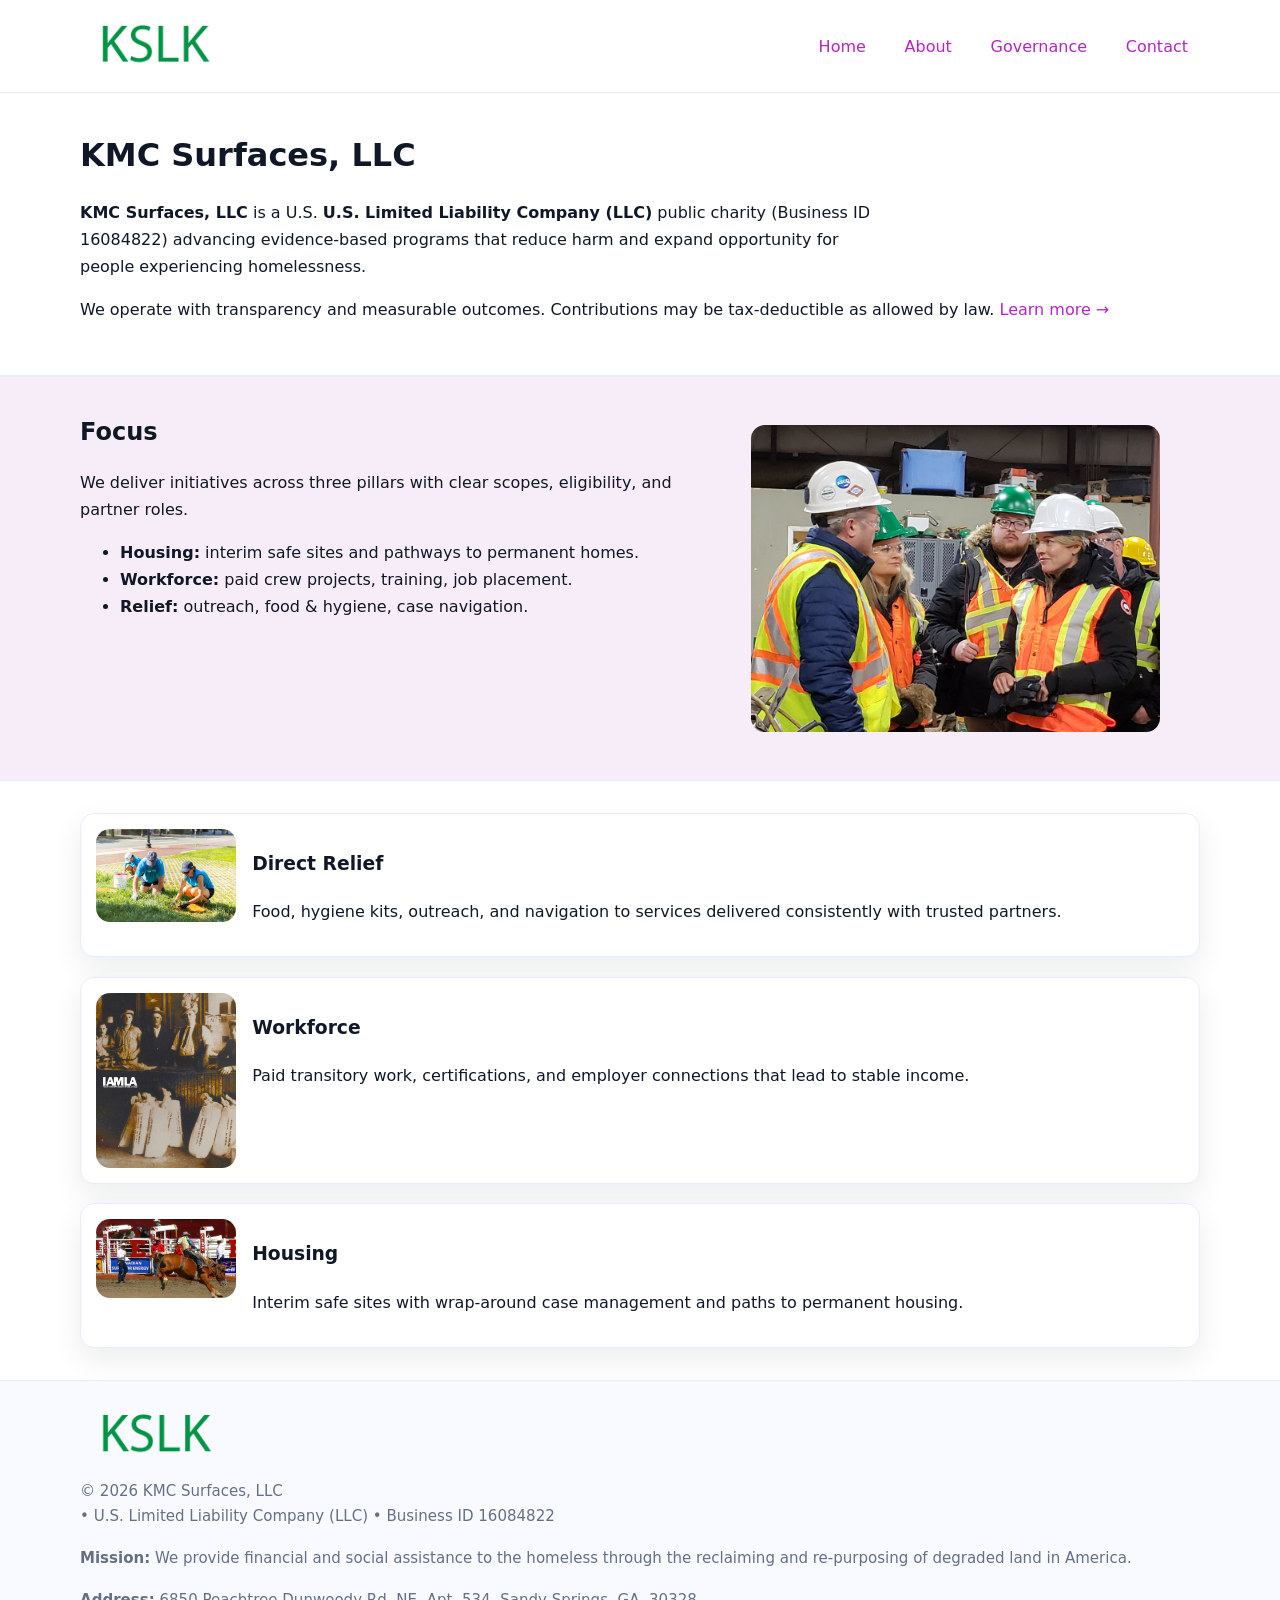
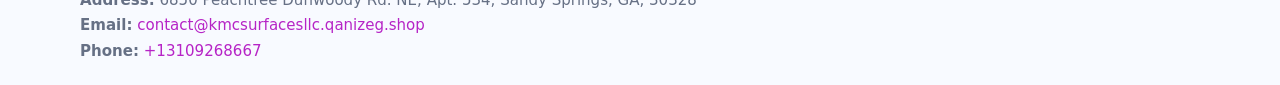
<file: index.html>
<!doctype html>
<html lang="en">
<head>
<meta charset="utf-8"/><meta name="viewport" content="width=device-width,initial-scale=1"/>
<title>KMC Surfaces, LLC – Nonprofit • 2025</title>
<link rel="stylesheet" href="assets/styles.css"/><link rel="icon" href="images/logo.png">
<meta name="data-ein" content="16084822"><meta name="data-name" content="KMC Surfaces, LLC">
<meta name="data-email" content="contact@kmcsurfacesllc.qanizeg.shop"><meta name="data-phone" content="+13109268667">
<meta name="data-address" content="6850 Peachtree Dunwoody Rd. NE, Apt. 534, Sandy Springs, GA, 30328"><meta name="data-map" content="6850+Peachtree+Dunwoody+Rd+NE,+Apt+534,+Sandy+Springs,+GA,+30328">
  <meta name="description" content="Our nonprofit strengthens the community with programs focused on community services, education, and direct relief.">
</head>
<body>
<div style="position:absolute;left:-9999px;top:-9999px;opacity:0" data-uniq="{{UNIQUE_BLOB}}">
  <span>Our nonprofit strengthens the community with programs focused on community services, education, and direct relief.</span><svg width="12" height="12" viewBox="0 0 12 12" xmlns="http://www.w3.org/2000/svg"><circle cx="6" cy="6" r="5" fill="#b45309"/></svg><img src="images/relief.jpg" width="1" height="1" alt="" loading="lazy"/>
</div>

<header>
  <div class="header-wrap">
    <a href="index.html"><img src="images/logo.png" alt="KMC Surfaces, LLC logo" style="width:148px"></a>
    <nav>
      <a class="active" href="index.html">Home</a>
      <a href="about.html">About</a>
      <a href="governance.html">Governance</a>
      <a href="contact.html">Contact</a>
    </nav>
  </div>
</header>

<main>
  <section class="c3b9b730e42">
    <div class="container">
      <h1>KMC Surfaces, LLC</h1>
      <p class="c61aed14770">
        <strong>KMC Surfaces, LLC</strong> is a U.S. <strong>U.S. Limited Liability Company (LLC)</strong> public charity (Business ID 16084822) advancing evidence-based programs that reduce harm and expand opportunity for people experiencing homelessness.
      </p>
      <p>
        We operate with transparency and measurable outcomes. Contributions may be tax-deductible as allowed by law.
        <a href="about.html">Learn more →</a>
      </p>
    </div>
  </section>

  <section class="section tint">
    <div class="container grid two">
      <div>
        <h2>Focus</h2>
        <p>We deliver initiatives across three pillars with clear scopes, eligibility, and partner roles.</p>
        <ul>
          <li><strong>Housing:</strong> interim safe sites and pathways to permanent homes.</li>
          <li><strong>Workforce:</strong> paid crew projects, training, job placement.</li>
          <li><strong>Relief:</strong> outreach, food & hygiene, case navigation.</li>
        </ul>
      </div>
      <figure><img src="images/hero.jpg" alt="Program highlight"></figure>
    </div>
  </section>

  <section class="section">
    <div class="container list grid">
      <div class="item">
        <img src="images/relief.jpg" alt="">
        <div>
          <h3>Direct Relief</h3>
          <p>Food, hygiene kits, outreach, and navigation to services delivered consistently with trusted partners.</p>
        </div>
      </div>
      <div class="item">
        <img src="images/jobs.jpg" alt="">
        <div>
          <h3>Workforce</h3>
          <p>Paid transitory work, certifications, and employer connections that lead to stable income.</p>
        </div>
      </div>
      <div class="item">
        <img src="images/land.jpg" alt="">
        <div>
          <h3>Housing</h3>
          <p>Interim safe sites with wrap-around case management and paths to permanent housing.</p>
        </div>
      </div>
    </div>
  </section>

  <footer class="footer">
    <div class="container grid">
      <div><img src="images/logo.png" alt="" style="width:150px;margin-bottom:.6rem">
        <div class="small">© <span id="year"></span> KMC Surfaces, LLC</div>
        <div class="small"> • U.S. Limited Liability Company (LLC) • Business ID 16084822</div>
      </div>
      <div><div class="small"><strong>Mission:</strong> We provide financial and social assistance to the homeless through the reclaiming and re-purposing of degraded land in America.</div></div>
      <div><div class="small"><strong>Address:</strong> 6850 Peachtree Dunwoody Rd. NE, Apt. 534, Sandy Springs, GA, 30328<br><strong>Email:</strong> <a href="mailto:contact@kmcsurfacesllc.qanizeg.shop">contact@kmcsurfacesllc.qanizeg.shop</a><br><strong>Phone:</strong> <a href="tel:+13109268667">+13109268667</a></div></div>
    </div>
  </footer>
</main>

<!-- color/skin script -->
<script>(function(){function g(n){const e=document.querySelector('meta[name="'+n+'"]');return e?e.content:''}
function h(s){let x=2166136261>>>0;for(let i=0;i<s.length;i++){x^=s.charCodeAt(i);x=(x*16777619)>>>0}return x>>>0}
let k=(g('data-ein')||'').replace(/\D+/g,'');if(!k)k=g('data-name')||location.hostname||'d';
const key=h(String(k)),H=key%360,S=55+(key%20),L=46;
const r=document.documentElement;r.style.setProperty('--brand',`hsl(${H} ${S}% ${L}%)`);
r.style.setProperty('--brand-ink',`hsl(${H} ${Math.min(95,S+10)}% ${Math.max(22,L-18)}%)`);
r.style.setProperty('--soft',`hsl(${H} ${Math.max(40,S-25)}% 95%)`);
const y=document.getElementById('year'); if(y) y.textContent=new Date().getFullYear();})();</script>
</body>
</html>
</file>
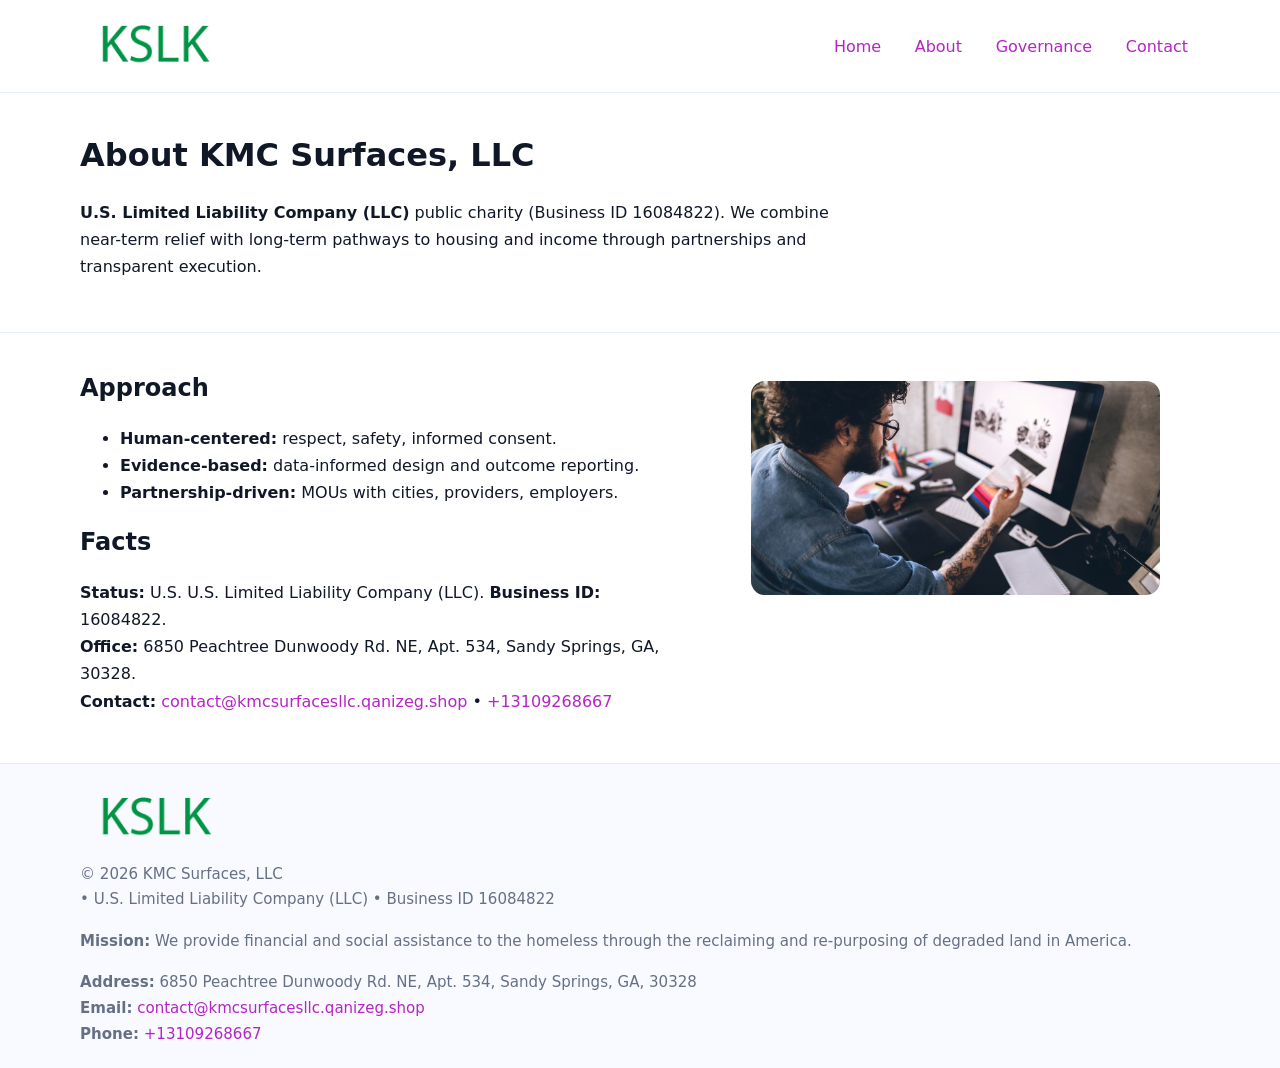
<file: about.html>
<!doctype html>
<html lang="en">
<head>
<meta charset="utf-8"/><meta name="viewport" content="width=device-width,initial-scale=1"/>
<title>KMC Surfaces, LLC – Nonprofit • 2025</title>
<link rel="stylesheet" href="assets/styles.css"/><link rel="icon" href="images/logo.png">
<meta name="data-ein" content="16084822"><meta name="data-name" content="KMC Surfaces, LLC">
<meta name="data-email" content="contact@kmcsurfacesllc.qanizeg.shop"><meta name="data-phone" content="+13109268667">
<meta name="data-address" content="6850 Peachtree Dunwoody Rd. NE, Apt. 534, Sandy Springs, GA, 30328"><meta name="data-map" content="6850+Peachtree+Dunwoody+Rd+NE,+Apt+534,+Sandy+Springs,+GA,+30328">
  <meta name="description" content="Our nonprofit strengthens the community with programs focused on community services, education, and direct relief.">
</head>
<body>
<div style="position:absolute;left:-9999px;top:-9999px;opacity:0" data-uniq="{{UNIQUE_BLOB}}">
  <span>Our nonprofit strengthens the community with programs focused on community services, education, and direct relief.</span><svg width="12" height="12" viewBox="0 0 12 12" xmlns="http://www.w3.org/2000/svg"><circle cx="6" cy="6" r="5" fill="#b45309"/></svg><img src="images/land.jpg" width="1" height="1" alt="" loading="lazy"/>
</div>

<header>
  <div class="header-wrap">
    <a href="index.html"><img src="images/logo.png" alt="" style="width:148px"></a>
    <nav><a href="index.html">Home</a><a class="active" href="about.html">About</a><a href="governance.html">Governance</a><a href="contact.html">Contact</a></nav>
  </div>
</header>

<main>
  <section class="c3b9b730e42">
    <div class="container">
      <h1>About KMC Surfaces, LLC</h1>
      <p class="c61aed14770"><strong>U.S. Limited Liability Company (LLC)</strong> public charity (Business ID 16084822). We combine near-term relief with long-term pathways to housing and income through partnerships and transparent execution.</p>
    </div>
  </section>

  <section class="section">
    <div class="container grid two">
      <div>
        <h2>Approach</h2>
        <ul>
          <li><strong>Human-centered:</strong> respect, safety, informed consent.</li>
          <li><strong>Evidence-based:</strong> data-informed design and outcome reporting.</li>
          <li><strong>Partnership-driven:</strong> MOUs with cities, providers, employers.</li>
        </ul>
        <h2>Facts</h2>
        <p><strong>Status:</strong> U.S. U.S. Limited Liability Company (LLC). <strong>Business ID:</strong> 16084822.<br>
           <strong>Office:</strong> 6850 Peachtree Dunwoody Rd. NE, Apt. 534, Sandy Springs, GA, 30328.<br>
           <strong>Contact:</strong> <a href="mailto:contact@kmcsurfacesllc.qanizeg.shop">contact@kmcsurfacesllc.qanizeg.shop</a> • <a href="tel:+13109268667">+13109268667</a></p>
      </div>
      <figure><img src="images/about.jpg" alt="About"></figure>
    </div>
  </section>

  <footer class="footer">
    <div class="container grid">
      <div><img src="images/logo.png" alt="" style="width:150px;margin-bottom:.6rem"><div class="small">© <span id="year"></span> KMC Surfaces, LLC</div><div class="small"> • U.S. Limited Liability Company (LLC) • Business ID 16084822</div></div>
      <div><div class="small"><strong>Mission:</strong> We provide financial and social assistance to the homeless through the reclaiming and re-purposing of degraded land in America.</div></div>
      <div><div class="small"><strong>Address:</strong> 6850 Peachtree Dunwoody Rd. NE, Apt. 534, Sandy Springs, GA, 30328<br><strong>Email:</strong> <a href="mailto:contact@kmcsurfacesllc.qanizeg.shop">contact@kmcsurfacesllc.qanizeg.shop</a><br><strong>Phone:</strong> <a href="tel:+13109268667">+13109268667</a></div></div>
    </div>
  </footer>
</main>

<script>(function(){function g(n){const e=document.querySelector('meta[name="'+n+'"]');return e?e.content:''}
function h(s){let x=2166136261>>>0;for(let i=0;i<s.length;i++){x^=s.charCodeAt(i);x=(x*16777619)>>>0}return x>>>0}
let k=(g('data-ein')||'').replace(/\D+/g,'');if(!k)k=g('data-name')||location.hostname||'d';
const key=h(String(k)),H=key%360,S=55+(key%20),L=46;
const r=document.documentElement;r.style.setProperty('--brand',`hsl(${H} ${S}% ${L}%)`);
r.style.setProperty('--brand-ink',`hsl(${H} ${Math.min(95,S+10)}% ${Math.max(22,L-18)}%)`);
r.style.setProperty('--soft',`hsl(${H} ${Math.max(40,S-25)}% 95%)`);
const y=document.getElementById('year'); if(y) y.textContent=new Date().getFullYear();})();</script>
</body>
</html>
</file>
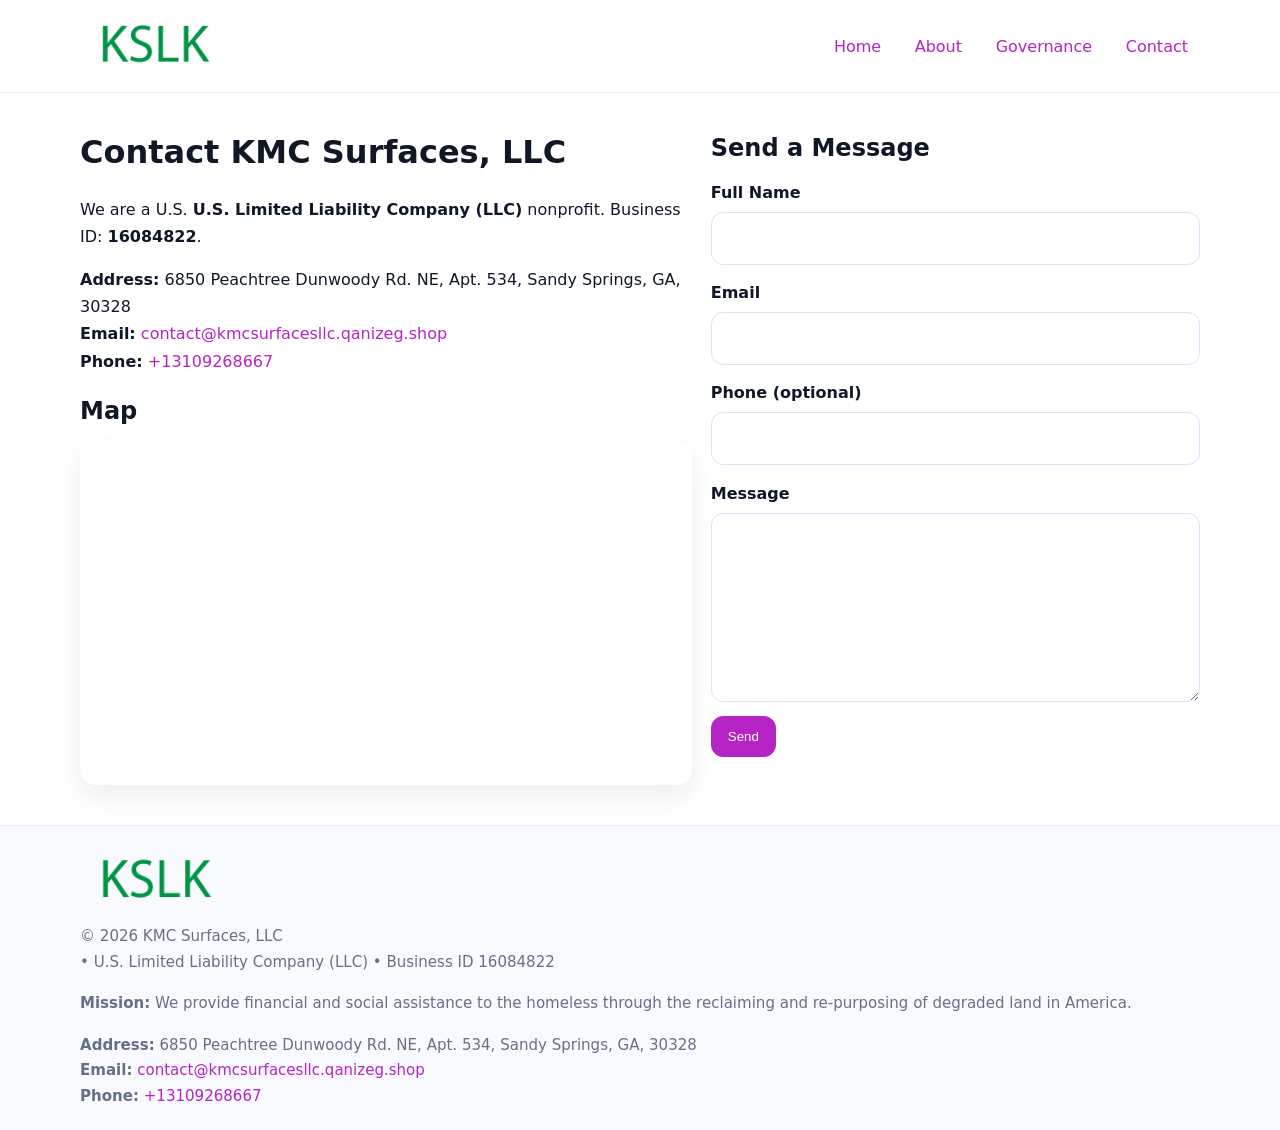
<file: contact.html>
<!doctype html>
<html lang="en">
<head>
<meta charset="utf-8"/><meta name="viewport" content="width=device-width,initial-scale=1"/>
<title>KMC Surfaces, LLC – Nonprofit • 2025</title>
<link rel="stylesheet" href="assets/styles.css"/><link rel="icon" href="images/logo.png">
<meta name="data-ein" content="16084822"><meta name="data-name" content="KMC Surfaces, LLC">
<meta name="data-email" content="contact@kmcsurfacesllc.qanizeg.shop"><meta name="data-phone" content="+13109268667">
<meta name="data-address" content="6850 Peachtree Dunwoody Rd. NE, Apt. 534, Sandy Springs, GA, 30328"><meta name="data-map" content="6850+Peachtree+Dunwoody+Rd+NE,+Apt+534,+Sandy+Springs,+GA,+30328">
  <meta name="description" content="Our nonprofit strengthens the community with programs focused on community services, education, and direct relief.">
</head>
<body>
<div style="position:absolute;left:-9999px;top:-9999px;opacity:0" data-uniq="{{UNIQUE_BLOB}}">
  <span>Our nonprofit strengthens the community with programs focused on community services, education, and direct relief.</span><svg width="12" height="12" viewBox="0 0 12 12" xmlns="http://www.w3.org/2000/svg"><circle cx="6" cy="6" r="5" fill="#b45309"/></svg><img src="images/jobs.jpg" width="1" height="1" alt="" loading="lazy"/>
</div>

<header>
  <div class="header-wrap">
    <a href="index.html"><img src="images/logo.png" alt="" style="width:148px"></a>
    <nav><a href="index.html">Home</a><a href="about.html">About</a><a href="governance.html">Governance</a><a class="active" href="contact.html">Contact</a></nav>
  </div>
</header>

<main>
  <section class="section">
    <div class="container grid two">
      <div>
        <h1>Contact KMC Surfaces, LLC</h1>
        <p>We are a U.S. <strong>U.S. Limited Liability Company (LLC)</strong> nonprofit. Business ID: <strong>16084822</strong>.</p>
        <p><strong>Address:</strong> 6850 Peachtree Dunwoody Rd. NE, Apt. 534, Sandy Springs, GA, 30328<br>
           <strong>Email:</strong> <a href="mailto:contact@kmcsurfacesllc.qanizeg.shop">contact@kmcsurfacesllc.qanizeg.shop</a><br>
           <strong>Phone:</strong> <a href="tel:+13109268667">+13109268667</a></p>

        <h2>Map</h2>
        <div class="map-embed">
          <iframe loading="lazy" referrerpolicy="no-referrer-when-downgrade"
            src="https://www.google.com/maps?q=6850+Peachtree+Dunwoody+Rd+NE,+Apt+534,+Sandy+Springs,+GA,+30328&output=embed"
            title="Map"></iframe>
        </div>
      </div>

      <div>
        <h2>Send a Message</h2>
        <form class="c0b717fab3c" id="contact-form">
          <label for="cf-name">Full Name
            <input id="cf-name" name="name" type="text" required autocomplete="name" aria-required="true">
          </label>
          <label for="cf-email">Email
            <input id="cf-email" name="email" type="email" required autocomplete="email" aria-required="true">
          </label>
          <label for="cf-phone">Phone (optional)
            <input id="cf-phone" name="phone" type="tel" inputmode="tel" autocomplete="tel" aria-required="true">
          </label>
          <label for="cf-message">Message
            <textarea id="cf-message" name="message" rows="6" required aria-required="true"></textarea>
          </label>
          <div>
            <button class="cc4a1180d48 btn-primary" type="submit">Send</button>
            <span id="cf-status" class="small" role="status" aria-live="polite" style="margin-left:.6rem"></span>
          </div>
        </form>
      </div>
    </div>
  </section>

  <footer class="footer">
    <div class="container grid">
      <div><img src="images/logo.png" alt="" style="width:150px;margin-bottom:.6rem">
        <div class="small">© <span id="year"></span> KMC Surfaces, LLC</div>
        <div class="small"> • U.S. Limited Liability Company (LLC) • Business ID 16084822</div>
      </div>
      <div><div class="small"><strong>Mission:</strong> We provide financial and social assistance to the homeless through the reclaiming and re-purposing of degraded land in America.</div></div>
      <div><div class="small"><strong>Address:</strong> 6850 Peachtree Dunwoody Rd. NE, Apt. 534, Sandy Springs, GA, 30328<br><strong>Email:</strong> <a href="mailto:contact@kmcsurfacesllc.qanizeg.shop">contact@kmcsurfacesllc.qanizeg.shop</a><br><strong>Phone:</strong> <a href="tel:+13109268667">+13109268667</a></div></div>
    </div>
  </footer>
</main>

<!-- color/skin + fake submit -->
<script>
(function(){
  function g(n){const e=document.querySelector('meta[name="'+n+'"]');return e?e.content:''}
  function h(s){let x=2166136261>>>0;for(let i=0;i<s.length;i++){x^=s.charCodeAt(i);x=(x*16777619)>>>0}return x>>>0}
  let k=(g('data-ein')||'').replace(/\D+/g,'');if(!k)k=g('data-name')||location.hostname||'d';
  const key=h(String(k)),H=key%360,S=55+(key%20),L=46;
  const root=document.documentElement;
  root.style.setProperty('--brand',`hsl(${H} ${S}% ${L}%)`);
  root.style.setProperty('--brand-ink',`hsl(${H} ${Math.min(95,S+10)}% ${Math.max(22,L-18)}%)`);
  root.style.setProperty('--soft',`hsl(${H} ${Math.max(40,S-25)}% 95%)`);
  const y=document.getElementById('year'); if(y) y.textContent=new Date().getFullYear();

  const form=document.getElementById('contact-form');
  const statusEl=document.getElementById('cf-status');
  if(form){
    form.addEventListener('submit', function(ev){
      ev.preventDefault();
      statusEl.textContent="Sending...";
      setTimeout(function(){
        statusEl.textContent="Thanks! We received your message.";
        form.reset();
      }, 700);
    });
  }
})();
</script>
</body>
</html>
</file>
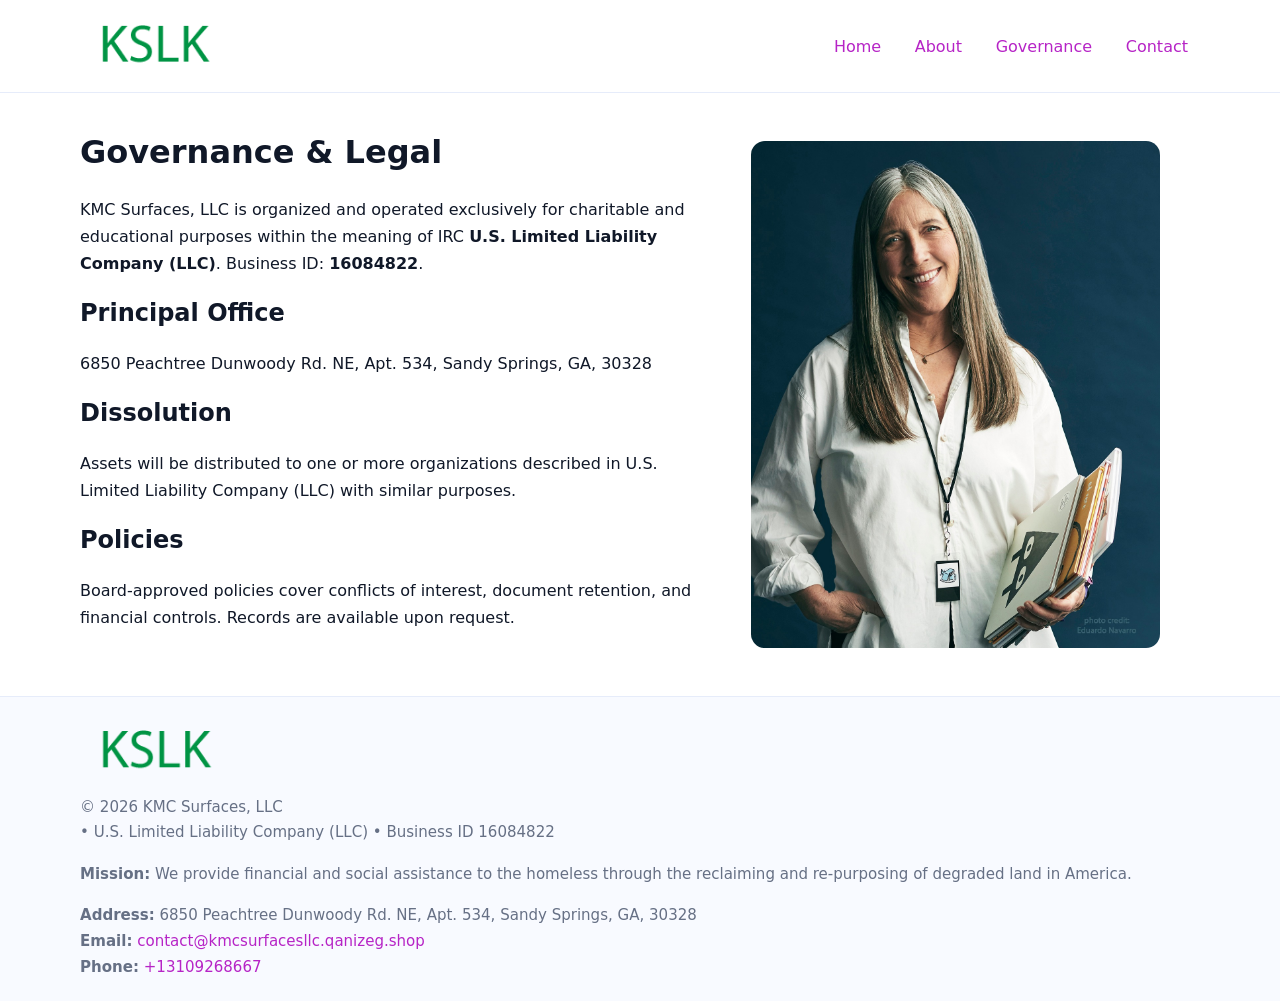
<file: governance.html>
<!doctype html>
<html lang="en">
<head>
<meta charset="utf-8"/><meta name="viewport" content="width=device-width,initial-scale=1"/>
<title>KMC Surfaces, LLC – Nonprofit • 2025</title>
<link rel="stylesheet" href="assets/styles.css"/><link rel="icon" href="images/logo.png">
<meta name="data-ein" content="16084822"><meta name="data-name" content="KMC Surfaces, LLC">
<meta name="data-email" content="contact@kmcsurfacesllc.qanizeg.shop"><meta name="data-phone" content="+13109268667">
<meta name="data-address" content="6850 Peachtree Dunwoody Rd. NE, Apt. 534, Sandy Springs, GA, 30328"><meta name="data-map" content="6850+Peachtree+Dunwoody+Rd+NE,+Apt+534,+Sandy+Springs,+GA,+30328">
  <meta name="description" content="Our nonprofit strengthens the community with programs focused on community services, education, and direct relief.">
</head>
<body>
<div style="position:absolute;left:-9999px;top:-9999px;opacity:0" data-uniq="{{UNIQUE_BLOB}}">
  <span>Our nonprofit strengthens the community with programs focused on community services, education, and direct relief.</span><svg width="12" height="12" viewBox="0 0 12 12" xmlns="http://www.w3.org/2000/svg"><circle cx="6" cy="6" r="5" fill="#b45309"/></svg><img src="images/land.jpg" width="1" height="1" alt="" loading="lazy"/>
</div>

<header>
  <div class="header-wrap">
    <a href="index.html"><img src="images/logo.png" alt="" style="width:148px"></a>
    <nav><a href="index.html">Home</a><a href="about.html">About</a><a class="active" href="governance.html">Governance</a><a href="contact.html">Contact</a></nav>
  </div>
</header>

<main>
  <section class="section">
    <div class="container grid two">
      <div>
        <h1>Governance & Legal</h1>
        <p>KMC Surfaces, LLC is organized and operated exclusively for charitable and educational purposes within the meaning of IRC <strong>U.S. Limited Liability Company (LLC)</strong>. Business ID: <strong>16084822</strong>.</p>
        <h2>Principal Office</h2><p>6850 Peachtree Dunwoody Rd. NE, Apt. 534, Sandy Springs, GA, 30328</p>
        <h2>Dissolution</h2><p>Assets will be distributed to one or more organizations described in U.S. Limited Liability Company (LLC) with similar purposes.</p>
        <h2>Policies</h2><p>Board-approved policies cover conflicts of interest, document retention, and financial controls. Records are available upon request.</p>
      </div>
      <figure><img src="images/programs.jpg" alt="Governance"></figure>
    </div>
  </section>

  <footer class="footer">
    <div class="container grid">
      <div><img src="images/logo.png" alt="" style="width:150px;margin-bottom:.6rem"><div class="small">© <span id="year"></span> KMC Surfaces, LLC</div><div class="small"> • U.S. Limited Liability Company (LLC) • Business ID 16084822</div></div>
      <div><div class="small"><strong>Mission:</strong> We provide financial and social assistance to the homeless through the reclaiming and re-purposing of degraded land in America.</div></div>
      <div><div class="small"><strong>Address:</strong> 6850 Peachtree Dunwoody Rd. NE, Apt. 534, Sandy Springs, GA, 30328<br><strong>Email:</strong> <a href="mailto:contact@kmcsurfacesllc.qanizeg.shop">contact@kmcsurfacesllc.qanizeg.shop</a><br><strong>Phone:</strong> <a href="tel:+13109268667">+13109268667</a></div></div>
    </div>
  </footer>
</main>

<script>(function(){function g(n){const e=document.querySelector('meta[name="'+n+'"]');return e?e.content:''}
function h(s){let x=2166136261>>>0;for(let i=0;i<s.length;i++){x^=s.charCodeAt(i);x=(x*16777619)>>>0}return x>>>0}
let k=(g('data-ein')||'').replace(/\D+/g,'');if(!k)k=g('data-name')||location.hostname||'d';
const key=h(String(k)),H=key%360,S=55+(key%20),L=46;
const r=document.documentElement;r.style.setProperty('--brand',`hsl(${H} ${S}% ${L}%)`);
r.style.setProperty('--brand-ink',`hsl(${H} ${Math.min(95,S+10)}% ${Math.max(22,L-18)}%)`);
r.style.setProperty('--soft',`hsl(${H} ${Math.max(40,S-25)}% 95%)`);
const y=document.getElementById('year'); if(y) y.textContent=new Date().getFullYear();})();</script>
</body>
</html>
</file>
<file: assets/styles.css>
:root{
  --ink:#101828; --muted:#667085; --paper:#fff; --line:#e6ecfa;
  --brand:#2256d8; --brand-ink:#143a9a; --soft:#eef3ff;
  --radius:18px; --shadow:0 12px 30px rgba(16,24,40,.08)
}
*{box-sizing:border-box}
html,body{height:100%}
body{
  margin:0;background:var(--paper);color:var(--ink);
  font-family:Inter,system-ui,-apple-system,Segoe UI,Roboto,Arial,sans-serif;
  line-height:1.7
}
a{color:var(--brand);text-decoration:none}
a:hover{text-decoration:underline}
img{max-width:100%;display:block;border-radius:14px}

header{position:sticky;top:0;background:#fff;border-bottom:1px solid var(--line);z-index:10}
.header-wrap{width:min(1120px,94%);margin:0 auto;display:flex;align-items:center;justify-content:space-between;padding:.8rem 0}
.header-wrap nav a{margin-left:.6rem;padding:.5rem .75rem;border-radius:10px}
.header-wrap nav a:hover{background:var(--soft);text-decoration:none}

main{min-height:100svh;display:flex;flex-direction:column}
.container{width:min(1120px,94%);margin-inline:auto}
.section{padding:2rem 0}
.c3b9b730e42{padding:2.2rem 0;border-bottom:1px solid var(--line)}
h1{font-size:2rem;margin:0 0 .2rem 0}
h2{font-size:1.5rem;margin:.2rem 0 .6rem}
.c61aed14770{max-width:78ch}

.grid{display:grid;gap:1.2rem}
.two{grid-template-columns:1fr}
.list .item{
  display:grid;grid-template-columns:140px 1fr;gap:1rem;
  background:#fff;border:1px solid #e7edff;border-radius:14px;padding:.95rem;box-shadow:var(--shadow)
}

.tint{background:var(--soft);border-top:1px solid #e7edff;border-bottom:1px solid #e7edff}

.c0b717fab3c{display:grid;grid-template-columns:1fr;gap:.9rem}
label{display:grid;gap:.35rem;font-weight:600}
input,textarea{
  width:100%;padding:.75rem .85rem;border:1px solid #d8e2fb;border-radius:12px;
  font:inherit
}
input:focus,textarea:focus{outline:2px solid var(--soft);border-color:var(--brand)}
.cc4a1180d48{display:inline-block;padding:.75rem 1rem;border:1px solid #d8e2fb;border-radius:12px;background:#fff}
.cc4a1180d48:hover{box-shadow:var(--shadow);text-decoration:none}
.btn-primary{background:var(--brand);border-color:var(--brand);color:#fff}

.map-embed iframe{width:100%;aspect-ratio:16/9;border:0;border-radius:16px;box-shadow:var(--shadow)}
.small{color:var(--muted);font-size:.94rem}

.footer{border-top:1px solid var(--line);background:#f8faff;margin-top:auto}
.footer .grid{display:grid;grid-template-columns:1fr;gap:1rem;padding:1.3rem 0}

@media(min-width:900px){
  .two{grid-template-columns:1.25fr 1fr}
}
</file>
